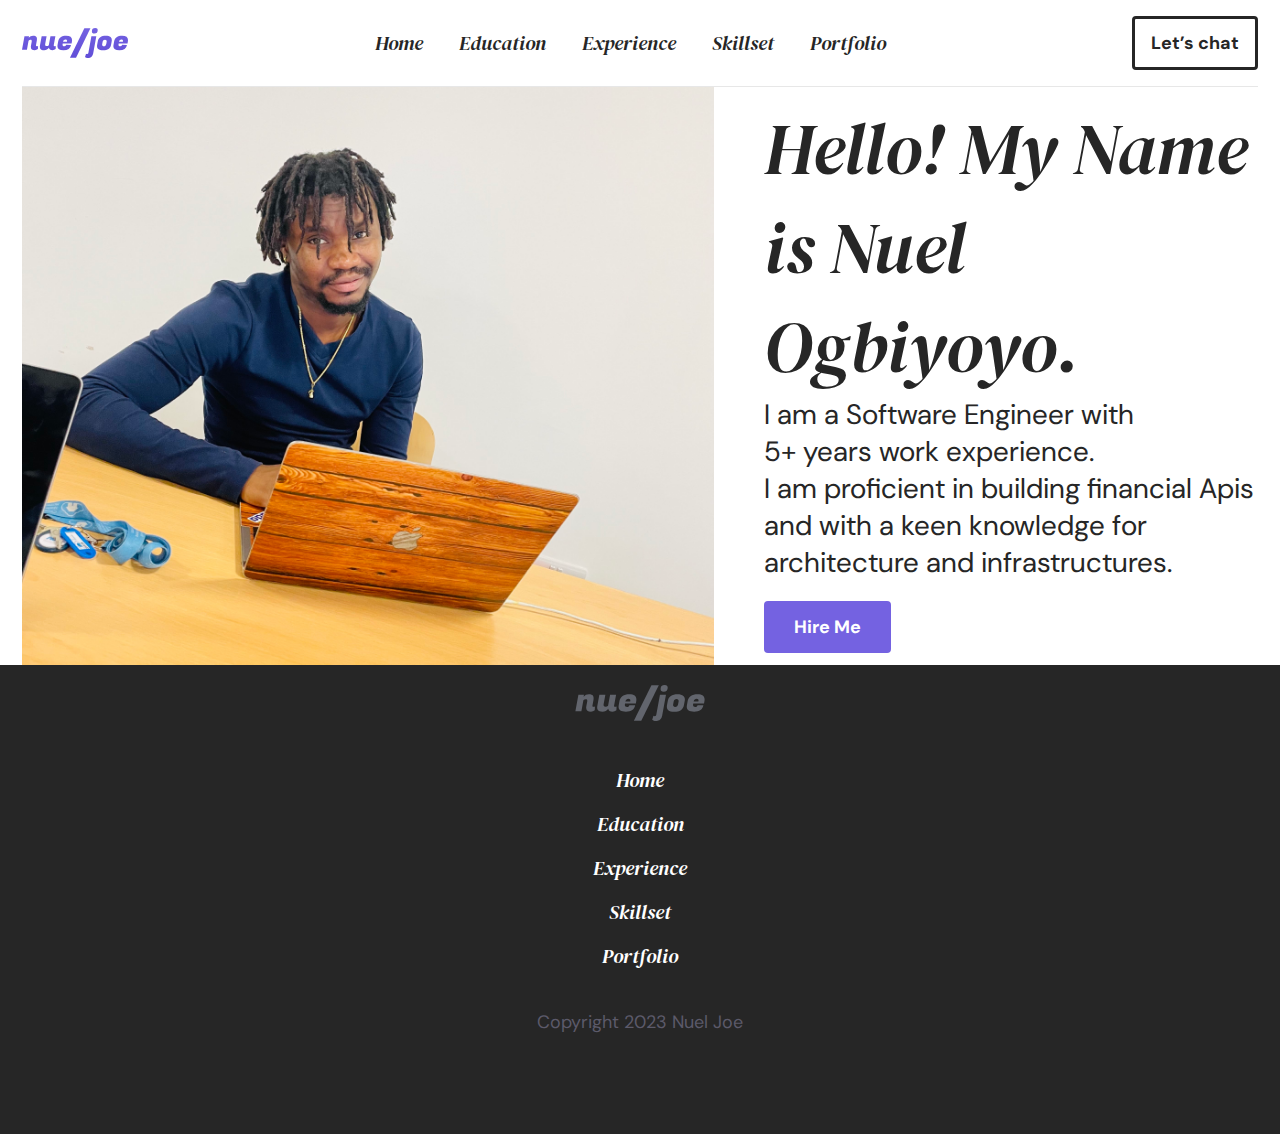
<file: index.html>
<!DOCTYPE html>
<html lang="en">
  <head>
    <meta charset="UTF-8">
    <meta name="viewport" content="width=device-width, initial-scale=1.0">
    <meta http-equiv="X-UA-Compatible" content="ie=edge">
    <title>Freeman Portfolio</title>
    <link rel="stylesheet" href="./style.css">
    <!-- <link rel="stylesheet" href="https://stackpath.bootstrapcdn.com/font-awesome/4.7.0/css/font-awesome.min.css"> -->
    <link rel="icon" href="./assets/favicon.ico" type="image/x-icon">
    <link rel="manifest" href="./manifest.json" />
  </head>
  <body>
    <div class="splash-screen">
        <div class="lds-grid"><div></div><div></div><div></div><div></div><div></div><div></div><div></div><div></div><div></div></div>
    </div>
    <main>
        <section id="navigation" class="navigation">
            <div class="desktop-navigation">
                <img src="./assets/logo-colored.svg" alt="logo" class="colored-logo" />
                <ul>
                    <li><a href="index.html">Home</a></li>
                    <li><a href="/pages/education.html">Education</a></li>
                    <li><a href="/pages/experience.html">Experience</a></li>
                    <li><a href="/pages/skill.html">Skillset</a></li>
                    <li><a href="../pages/portfolio.html">Portfolio</a></li>
                </ul>
                <a href="/pages/contact.html" class="outlined-button">Let’s chat</a>
            </div>
            <div class="mobile-navigation">
                <img src="./assets/logo-colored.svg" alt="logo" class="colored-logo" />
                <button id="menu-toggle"  class="navigation-toggle">
                    <i class="fa fa-bars" aria-hidden="true"></i>
                    <i class="fa fa-times" aria-hidden="true"></i>
                </button>
                <ul>
                    <li><a href="index.html">Home</a></li>
                    <li><a href="/pages/education.html">Education</a></li>
                    <li><a href="/pages/experience.html">Experience</a></li>
                    <li><a href="/pages/skill.html">Skillset</a></li>
                    <li><a href="../pages/portfolio.html">Portfolio</a></li>
                </ul>
                <a href="/pages/contact.html" class="outlined-button">Let’s chat</a>
            </div>
        </section> 
        <section id="home" class="hero">
            <div class="hero-potrait">
                <img src="./assets/freeman.jpg" alt="my-potrait" />
            </div>
            <div class="hero-content">
                <h1>Hello! My Name is Nuel Ogbiyoyo.</h1>
                <p class="body-two">I am a Software Engineer with<br/> 5+ years work experience. <br/>
                     I am proficient in building financial Apis and with a keen knowledge for architecture and infrastructures.</p>
                <a href="" class="filled-button">Hire Me</a>
            </div>
        </section> 
        <section class="footer">
            <img src="./assets/logo-grey.svg" alt="logo" />
            <ul>
                <li><a href="/home">Home</a></li>
                <li><a href="./pages/contact.html">Education</a></li>
                <li><a href="./pages/experience">Experience</a></li>
                <li><a href="./pages/skills">Skillset</a></li>
                <li><a href="../pages/portfolio.html">Portfolio</a></li>
            </ul>
            <p class="body-one">Copyright 2023 Nuel Joe</p>
        </section> 
    </main>
	<script src="script.js"></script>
  </body>
</html>
</file>
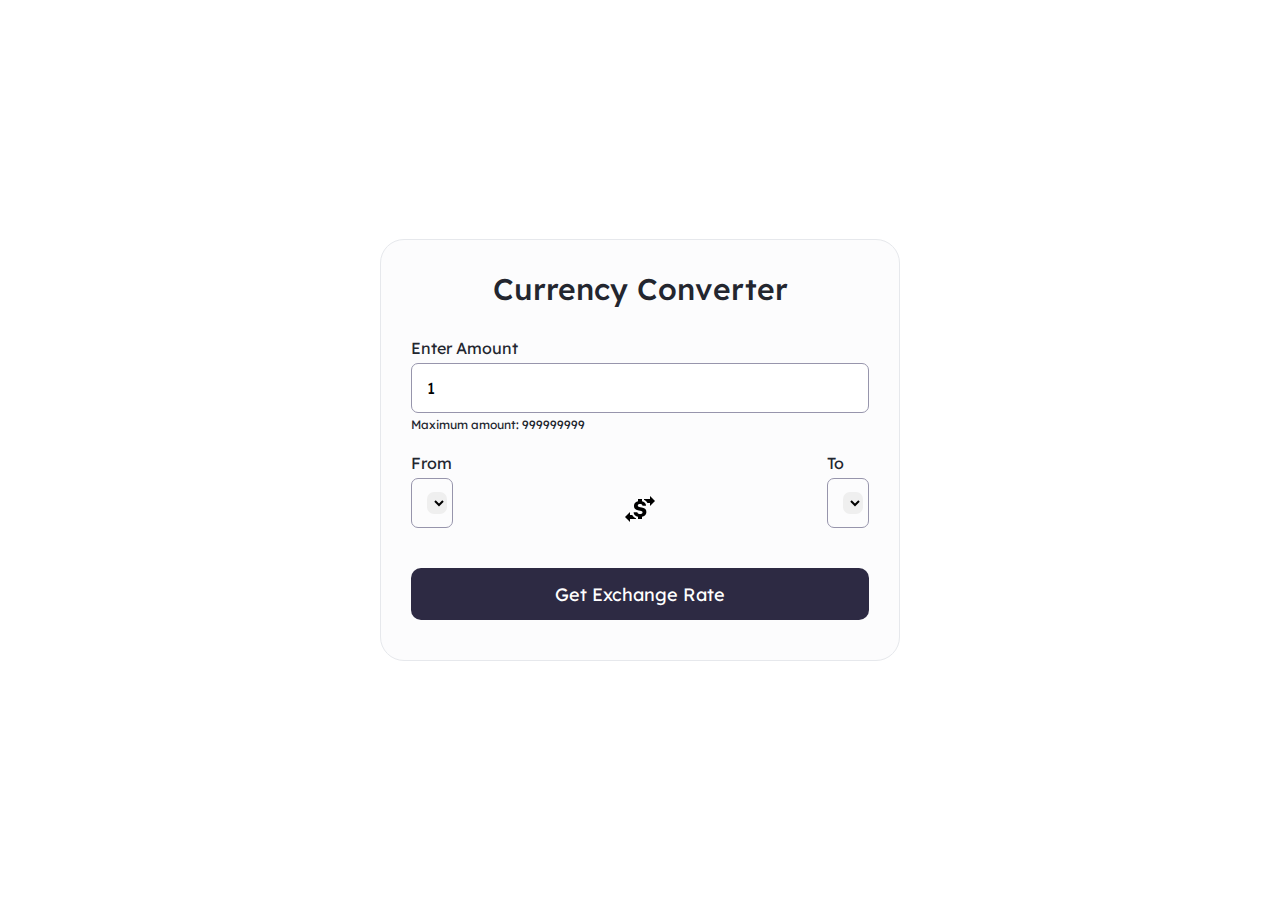
<file: currency/index.html>
<!DOCTYPE html>
<html lang="en">
<head>
    <meta charset="UTF-8">
    <meta http-equiv="X-UA-Compatible" content="IE=edge">
    <meta name="viewport" content="width=device-width, initial-scale=1.0">
    <title>Currency Converter</title>
    <link rel="stylesheet" type="text/css" href="./style.css"/>
    <link rel="preconnect" href="https://fonts.googleapis.com">
<link rel="preconnect" href="https://fonts.gstatic.com" crossorigin>
<link href="https://fonts.googleapis.com/css2?family=Lexend&display=swap" rel="stylesheet">
<link rel="manifest" href="../../manifest.json" />

<body>
    <div class="wrapper">

        <header>
            Currency Converter
        </header>
        <form>
            <div class ="amount">
                <p> Enter Amount</p>
                <input type="number" value="1" placeholder="1" id="amt" min="0" max="999999999"  />
                <span id="error">Maximum amount: 999999999</span>
            </div>
            <div class="country-list">
                <div class="from">
                    <p>From</p>
                    <div class="select-country">
                        <select>  
                     </select>
                    </div>
                    </div>
                    <div class="icon">
                        <img src="./icons8-exchange-30.png" alt="">
                    </div>
                    <div class="to">
                    <p>To</p>
                    <div class="select-country">
                        <select>    
                        </select>
                    </div>
                </div>
                
            </div>
            <div class="current-rate">
                
            </div>
            <div class="rate">
                
            </div>
              <div class="date">
             
            </div>
              <div class="exchange-date">
               
            </div>
    
            <button id="btn">
                Get Exchange Rate
            </button>
        </form>
    </div> 
    <script src="./script.js"></script>
</body>
</html>
</file>
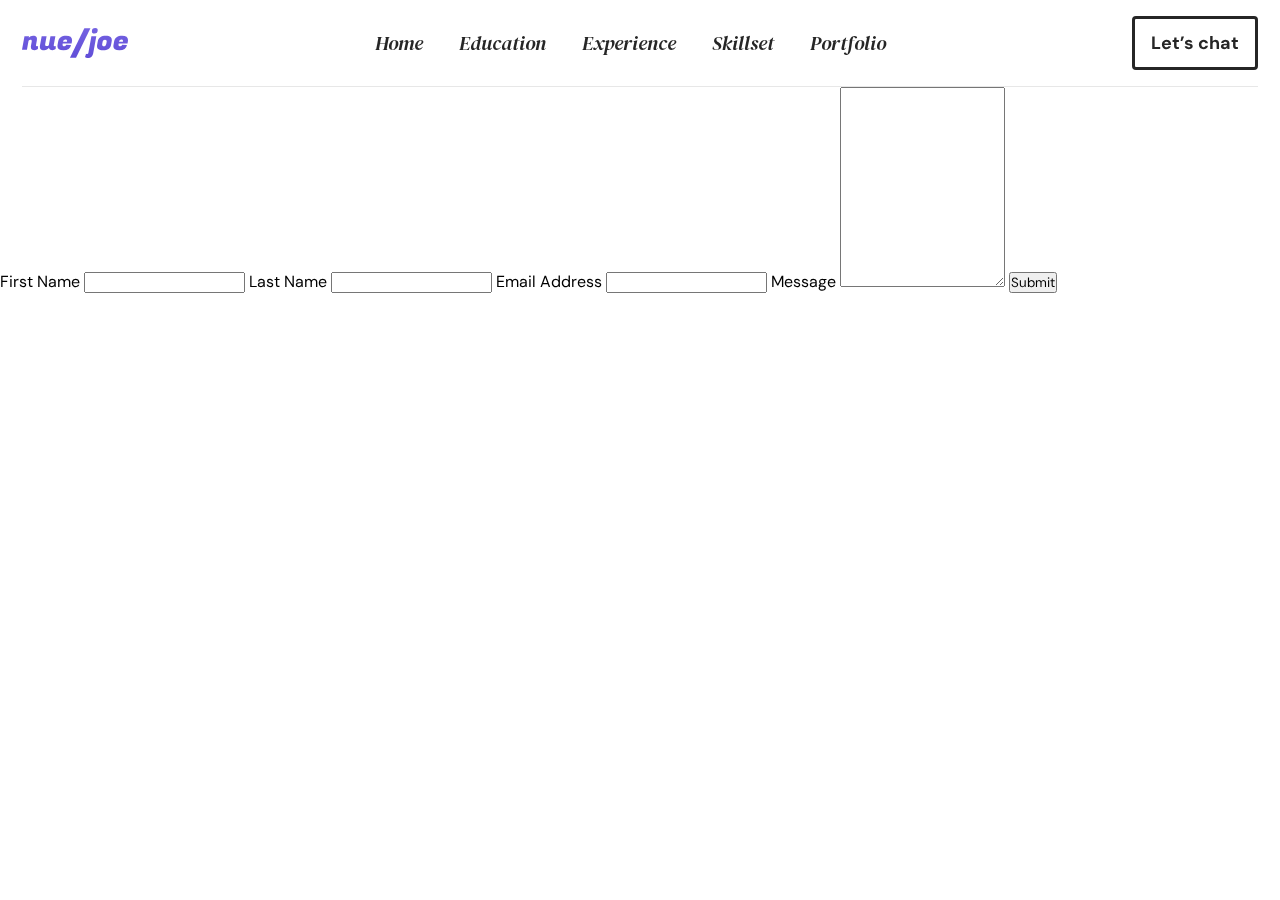
<file: pages/contact.html>
<!DOCTYPE html>
<html lang="en">
<head>
    <meta charset="UTF-8">
    <meta http-equiv="X-UA-Compatible" content="IE=edge">
    <meta name="viewport" content="width=device-width, initial-scale=1.0">
    <title>Contact me</title>
     <link rel="stylesheet" href="../style.css">
     <link rel="manifest" href="../manifest.json" />
</head>
<body >
  <div class="splash-screen">
    <div class="lds-grid"><div></div><div></div><div></div><div></div><div></div><div></div><div></div><div></div><div></div></div>
</div>
<main>
  <section id="navigation" class="navigation">
    <div class="desktop-navigation">
        <img src="../assets/logo-colored.svg" alt="logo" class="colored-logo" />
        <ul>
            <li><a id="home-link" href="../index.html">Home</a></li>
            <li><a href="../pages/education.html">Education</a></li>
            <li><a href="../pages/education.html">Experience</a></li>
            <li><a href="../pages/skill.html">Skillset</a></li>
            <li><a href="../pages/portfolio.html">Portfolio</a></li>

        </ul>
        <a href="../pages/contact.html" class="outlined-button">Let’s chat</a>
    </div>
    <div class="mobile-navigation">
        <img src="../assets/logo-colored.svg" alt="logo" class="colored-logo" />
        <button id="menu-toggle"  class="navigation-toggle">
            <i class="fa fa-bars" aria-hidden="true"></i>
            <i class="fa fa-times" aria-hidden="true"></i>
        </button>
        <ul>
           <li><a id="home-link" href="../index.html">Home</a></li>
           <li><a href="../pages/education.html">Education</a></li>
           <li><a href="../pages/education.html">Experience</a></li>
           <li><a href="../pages/skill.html">Skillset</a></li>
           <li><a href="../pages/portfolio.html">Portfolio</a></li>
        </ul>
        <a href="../pages/contact.html" class="outlined-button">Let’s chat</a>
    </div>
</section> 
</main>
<section id="contact">
  <div class="container">
    <div id="contact-me-form">
  
      <label for="fname">First Name</label>
      <input type="text" id="fname" name="firstname" >
  
      <label for="lname">Last Name</label>
      <input type="text" id="lname" name="lastname" >
  
      <label for="email">Email Address</label>
      <input type="text" id="email" name="lastname" >
  
  
      <label for="subject">Message</label>
      <textarea id="subject" name="subject"  style="height:200px"></textarea>
  
       <button type="submit" id="submit" onclick="validateForm()"> Submit</button> 
  
    </div>
  </div>
</section>
   
<script src="../script.js"></script>
<script>
  var link = document.getElementById("home-link");

// Add an event listener to the link
link.addEventListener("click", function(e) {

  console.log(e)
  // Use the pushState method to add the new URL to the browser's history
  history.pushState({}, "home", "index.html#skills");

  // Use the location.reload method to reload the page with the new URL
  location.reload();
});
</script>
</body>
</html>
</file>
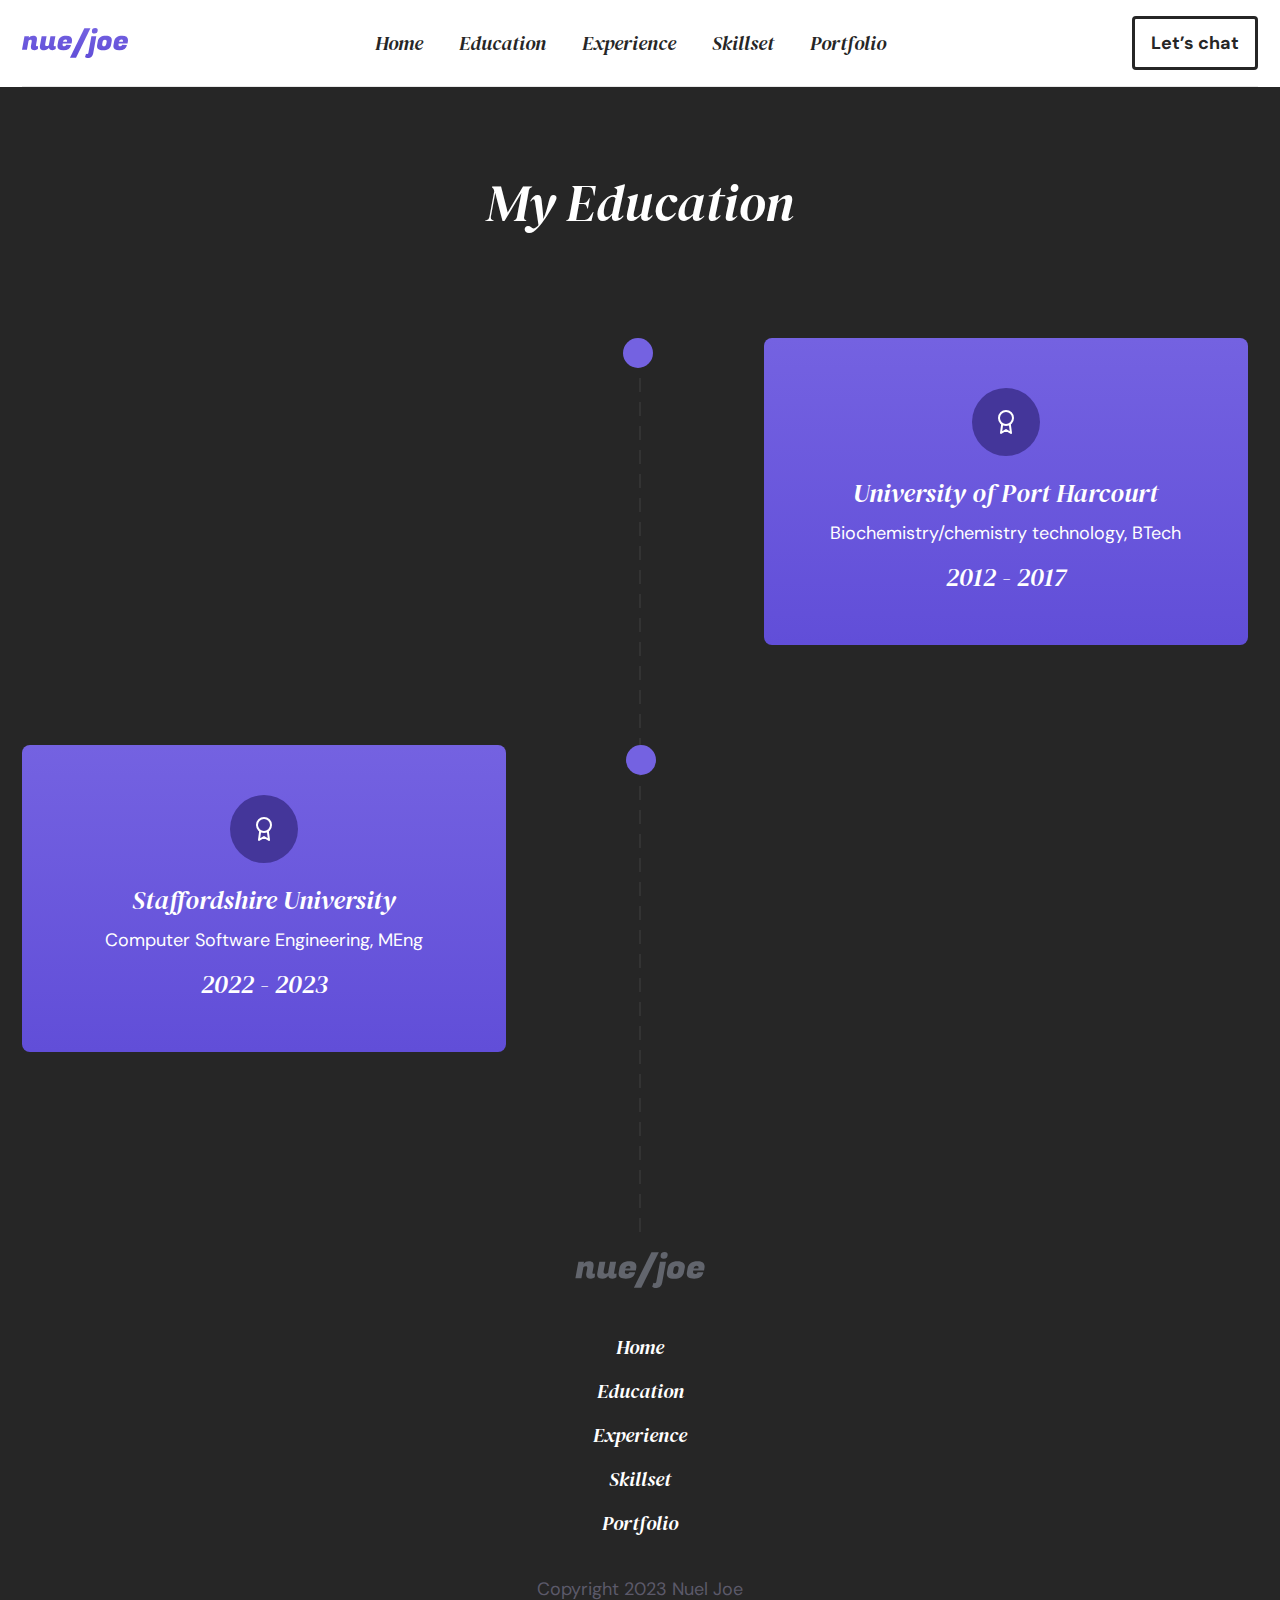
<file: pages/education.html>
<!DOCTYPE html>
<html lang="en">
  <head>
    <meta charset="UTF-8">
    <meta name="viewport" content="width=device-width, initial-scale=1.0">
    <meta http-equiv="X-UA-Compatible" content="ie=edge">
    <title>Education</title>
    <link rel="stylesheet" href="../style.css">
    <!-- <link rel="stylesheet" href="https://stackpath.bootstrapcdn.com/font-awesome/4.7.0/css/font-awesome.min.css"> -->
    <link rel="icon" href="../assets/favicon.ico" type="image/x-icon">
    <link rel="manifest" href="../manifest.json" />
  </head>
  <body>
    <div class="splash-screen">
        <div class="lds-grid"><div></div><div></div><div></div><div></div><div></div><div></div><div></div><div></div><div></div></div>
    </div>
    <main>
        <section id="navigation" class="navigation">
            <div class="desktop-navigation">
                <img src="../assets/logo-colored.svg" alt="logo" class="colored-logo" />
                <ul>
                    <li><a id="home-link" href="../index.html">Home</a></li>
                    <li><a href="../pages/education.html">Education</a></li>
                    <li><a href="../pages/experience.html">Experience</a></li>
                    <li><a href="../pages/skill.html">Skillset</a></li>
                    <li><a href="../pages/portfolio.html">Portfolio</a></li>
                </ul>
                <a href="../pages/contact.html" class="outlined-button">Let’s chat</a>
            </div>
            <div class="mobile-navigation">
                <img src="../assets/logo-colored.svg" alt="logo" class="colored-logo" />
                <button id="menu-toggle"  class="navigation-toggle">
                    <i class="fa fa-bars" aria-hidden="true"></i>
                    <i class="fa fa-times" aria-hidden="true"></i>
                </button>
                <ul>
                    <li><a id="home-link" href="index.html">Home</a></li>
                    <li><a href="../pages/education.html">Education</a></li>
                    <li><a href="../pages/experience.html">Experience</a></li>
                    <li><a href="../pages/skill.html">Skillset</a></li>
                    <li><a href="../pages/portfolio.html">Portfolio</a></li>
                </ul>
                <a href="../pages/contact.html" class="outlined-button">Let’s chat</a>
            </div>
        </section> 
        <section id="education" class="education">
            <h2>My Education</h2>
            <div class="timeline timeline-purple">
                <ul>
                    <li class="timeline-info timeline-right">
                        <img src="../assets/badge-icon.svg" alt="badge-icon"/>
                        <h4>University of Port Harcourt</h4>
                        <p class="body-one">Biochemistry/chemistry technology, BTech</p>
                        <h4>2012 - 2017</h4>
                        <span class="beep beep-purple"></span>
                    </li>
                    <li class="timeline-info timeline-left">
                        <img src="../assets/badge-icon.svg" alt="badge-icon"/>
                        <h4>Staffordshire University</h4>
                        <p class="body-one">Computer Software Engineering, MEng</p>
                        <h4>2022 - 2023</h4>
                        <span class="beep beep-purple"></span>
                    </li>
                    <span class="divider"></span>
                </ul>
            </div>
        </section>    
        <section class="footer">
            <img src="../assets/logo-grey.svg" alt="logo" />
            <ul>
                <li><a id="home-link" href="../index.html">Home</a></li>
                <li><a href="../pages/education.html">Education</a></li>
                <li><a href="../pages/experience.html">Experience</a></li>
                <li><a href="../pages/skill.html">Skillset</a></li>
                <li><a href="../pages/portfolio.html">Portfolio</a></li>
            </ul>
            <p class="body-one">Copyright 2023 Nuel Joe</p>
        </section> 
    </main>
	<script src="../script.js"></script>
  </body>
</html>
</file>
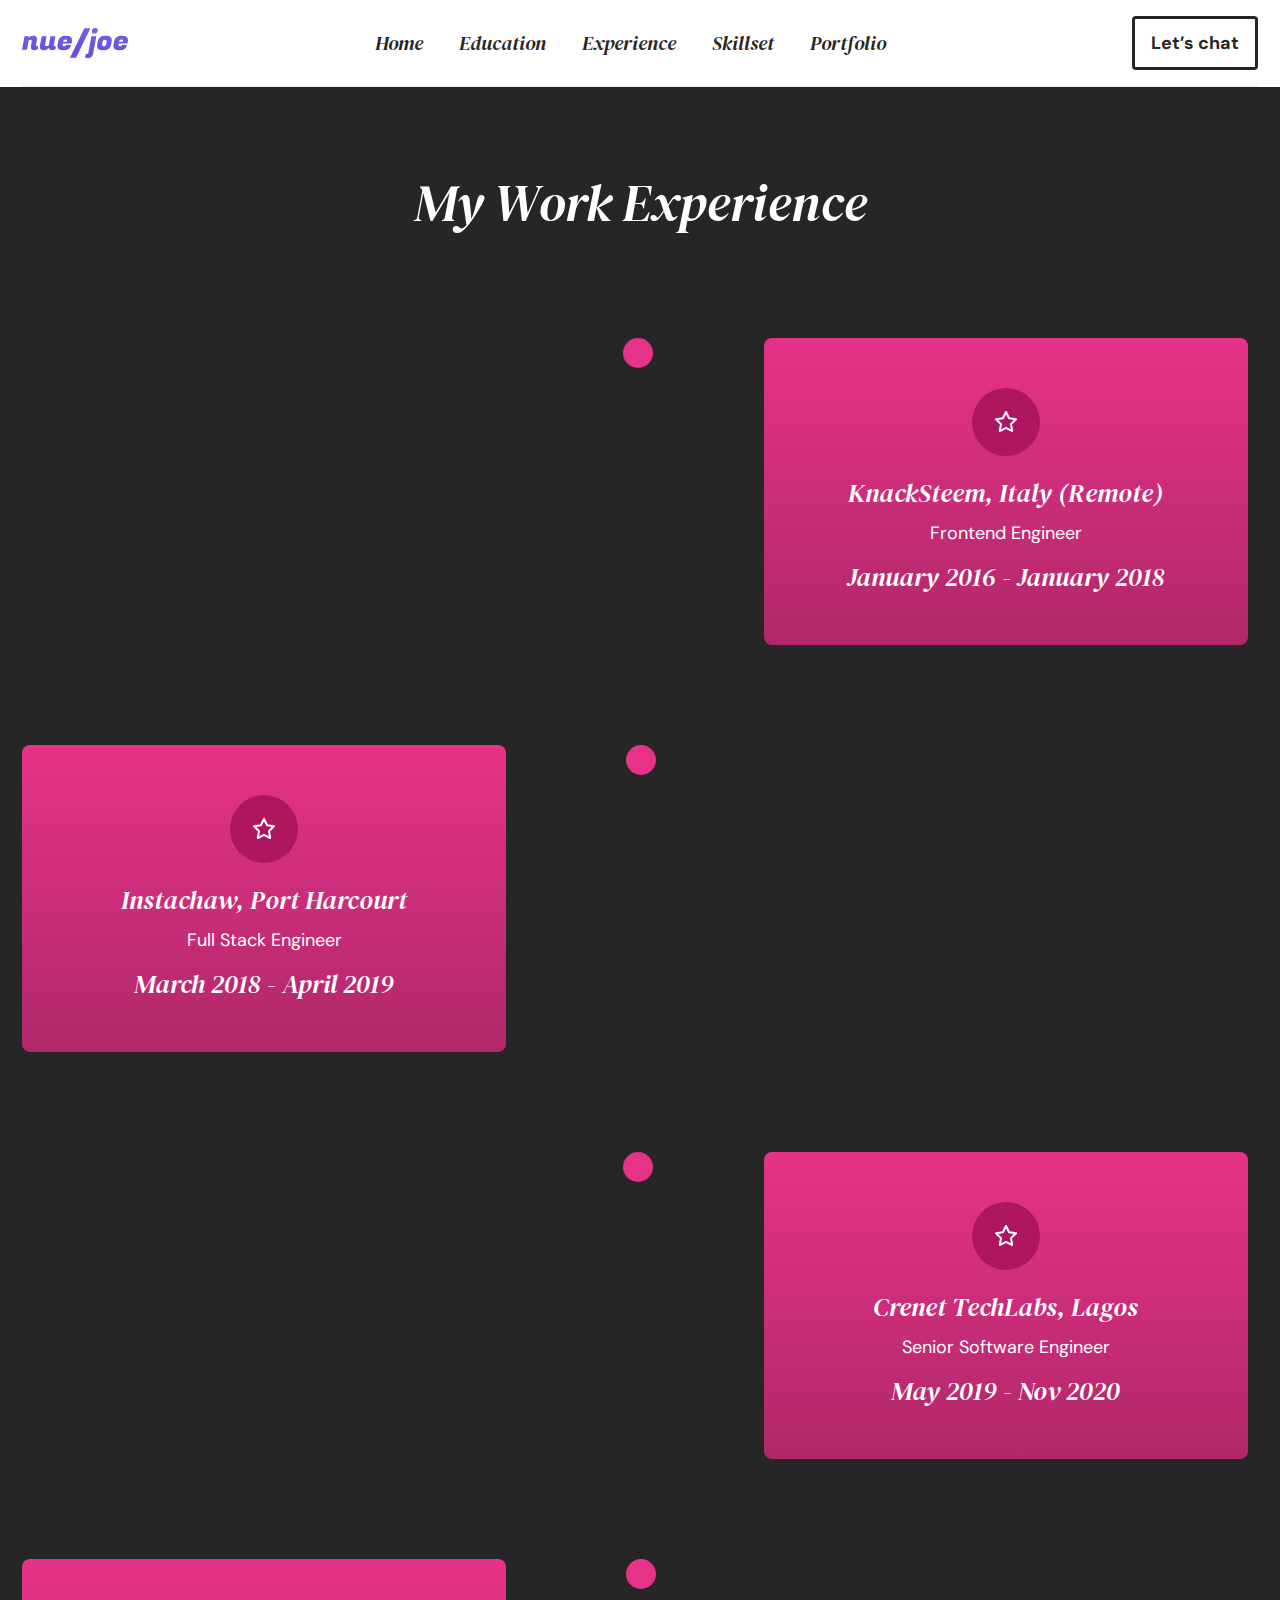
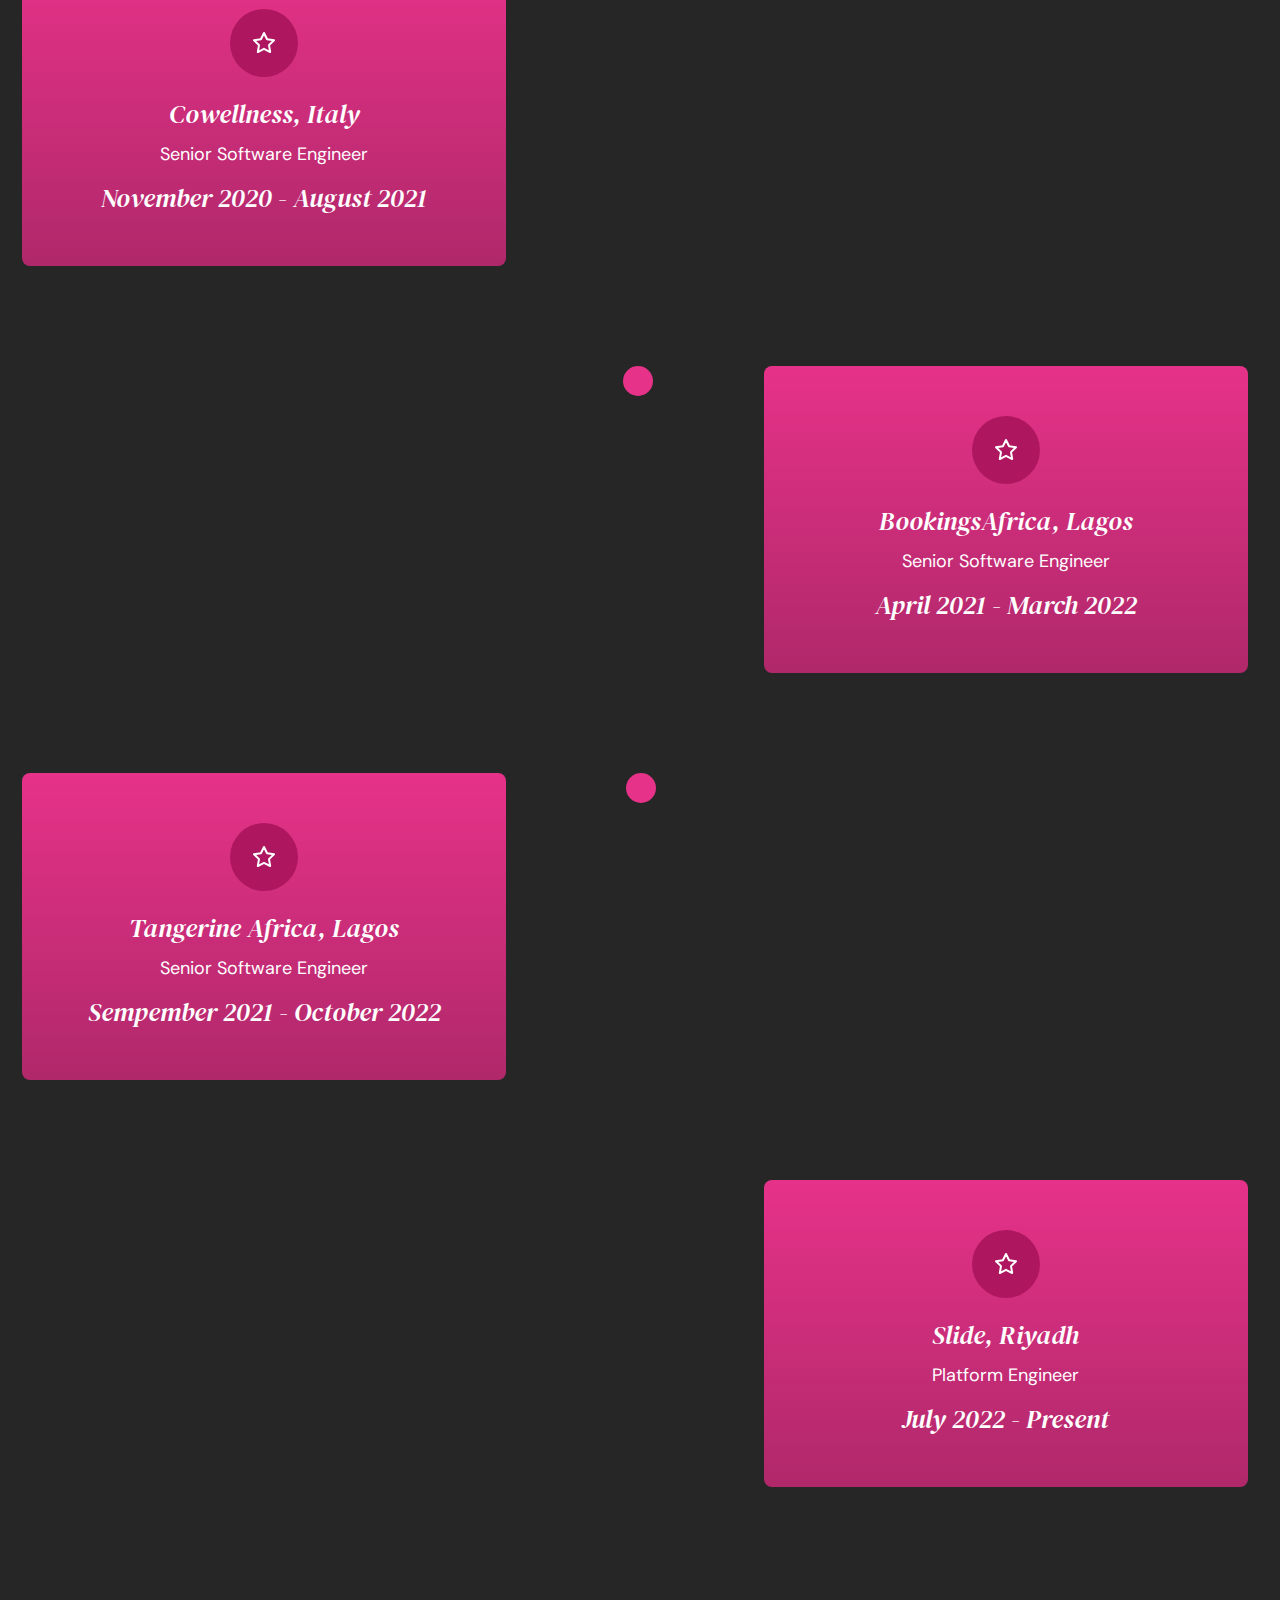
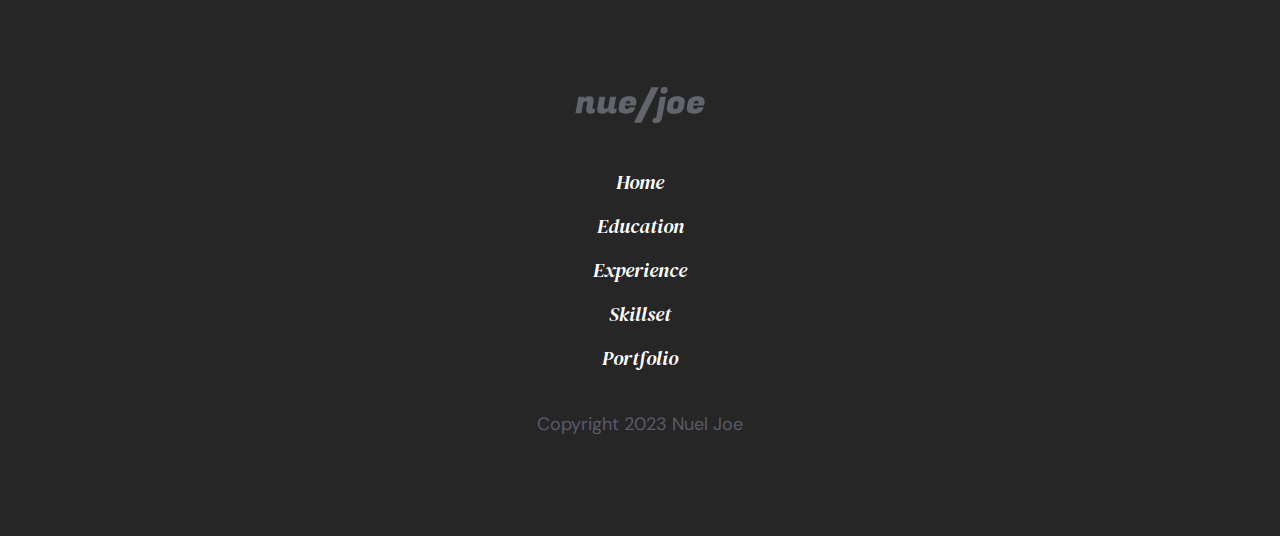
<file: pages/experience.html>
<!DOCTYPE html>
<html lang="en">
  <head>
    <meta charset="UTF-8">
    <meta name="viewport" content="width=device-width, initial-scale=1.0">
    <meta http-equiv="X-UA-Compatible" content="ie=edge">
    <title>Experience</title>
    <link rel="stylesheet" href="../style.css">
    <!-- <link rel="stylesheet" href="https://stackpath.bootstrapcdn.com/font-awesome/4.7.0/css/font-awesome.min.css"> -->
    <link rel="icon" href="../assets/favicon.ico" type="image/x-icon">
    <link rel="manifest" href="../manifest.json" />
  </head>
  <body>
    <div class="splash-screen">
        <div class="lds-grid"><div></div><div></div><div></div><div></div><div></div><div></div><div></div><div></div><div></div></div>
    </div>
    <main>
        <section id="navigation" class="navigation">
            <div class="desktop-navigation">
                <img src="../assets/logo-colored.svg" alt="logo" class="colored-logo" />
                <ul>
                    <li><a id="home-link" href="../index.html">Home</a></li>
                    <li><a href="../pages/education.html">Education</a></li>
                    <li><a href="../pages/experience.html">Experience</a></li>
                    <li><a href="../pages/skill.html">Skillset</a></li>
                    <li><a href="../pages/portfolio.html">Portfolio</a></li>
                </ul>
                <a href="../pages/contact.html" class="outlined-button">Let’s chat</a>
            </div>
            <div class="mobile-navigation">
                <img src="../assets/logo-colored.svg" alt="logo" class="colored-logo" />
                <button id="menu-toggle"  class="navigation-toggle">
                    <i class="fa fa-bars" aria-hidden="true"></i>
                    <i class="fa fa-times" aria-hidden="true"></i>
                </button>
                <ul>
                    <li><a id="home-link" href="../index.html">Home</a></li>
                    <li><a href="../pages/education.html">Education</a></li>
                    <li><a href="../pages/experience.html">Experience</a></li>
                    <li><a href="../pages/skill.html">Skillset</a></li>
                    <li><a href="../pages/portfolio.html">Portfolio</a></li>
                </ul>
                <a href="../pages/contact.html" class="outlined-button">Let’s chat</a>
            </div>
        </section> 
        <section id="experience" class="work-experience">
            <h2>My Work Experience</h2>
            <div class="timeline timeline-pink">
                <ul>
                    <li class="timeline-info timeline-right">
                        <img src="../assets/star-icon.svg" alt="star-icon"/>
                        <h4>KnackSteem, Italy (Remote)</h4>

                        <p class="body-one"> Frontend Engineer</p>
                        <h4>January 2016 - January 2018</h4>
                        <span class="beep beep-pink"></span>
                    </li>
                     <li class="timeline-info timeline-left">
                        <img src="../assets/star-icon.svg" alt="star-icon"/>
                        <h4>Instachaw, Port Harcourt</h4>

                        <p class="body-one"> Full Stack Engineer</p>
                        <h4>March 2018 - April 2019</h4>
                        <span class="beep beep-pink"></span>
                    </li>

                    <li class="timeline-info timeline-right">
                        <img src="../assets/star-icon.svg" alt="star-icon"/>
                        <h4>Crenet TechLabs, Lagos </h4>
                        <p class="body-one">Senior Software Engineer</p>
                        <h4>May 2019 - Nov 2020</h4>
                        <span class="beep beep-pink"></span>
                    </li>
                    <li class="timeline-info timeline-left">
                         <img src="../assets/star-icon.svg" alt="star-icon"/>
                         <h4>Cowellness, Italy  </h4>
                         <p class="body-one">Senior Software Engineer</p>
                         <h4>November 2020 - August 2021</h4>
                         <span class="beep beep-pink"></span>
                     </li>
                    <li class="timeline-info timeline-right">
                        <img src="../assets/star-icon.svg" alt="star-icon"/>
                        <h4>BookingsAfrica, Lagos </h4>
                        <p class="body-one">Senior Software Engineer</p>
                        <h4> April 2021 - March 2022</h4>
                        <span class="beep beep-pink"></span>
                    </li>
                    <li class="timeline-info timeline-left">
                        <img src="../assets/star-icon.svg" alt="star-icon"/>
                        <h4>Tangerine Africa, Lagos </h4>
                        <p class="body-one">Senior Software Engineer</p>
                        <h4> Sempember 2021 - October 2022</h4>
                        <span class="beep beep-pink"></span>
                    </li>
                     <li class="timeline-info timeline-right">
                        <img src="../assets/star-icon.svg" alt="star-icon"/>
                        <h4>Slide, Riyadh </h4>
                        <p class="body-one">Platform Engineer</p>
                        <h4>July 2022 - Present</h4>
                        <span class="b

                    <span class="divider"></span>
                </ul>
            </div>
        </section>
        <section class="footer">
            <img src="../assets/logo-grey.svg" alt="logo" />
            <ul>
                <li><a id="home-link" href="../index.html">Home</a></li>
           <li><a href="../pages/education.html">Education</a></li>
           <li><a href="../pages/experience.html">Experience</a></li>
           <li><a href="../pages/skill.html">Skillset</a></li>
           <li><a href="../pages/portfolio.html">Portfolio</a></li>
            </ul>
            <p class="body-one">Copyright 2023 Nuel Joe</p>
        </section> 
    </main>
	<script src="../script.js"></script>
  </body>
</html>
</file>
<file: style.css>
@import url('https://fonts.googleapis.com/css2?family=DM+Sans&display=swap');
@import url('https://fonts.googleapis.com/css2?family=DM+Serif+Display:ital@0;1&display=swap');


body, * {
    padding: 0;
    margin: 0;
    list-style-type: none;
    text-decoration: none;
    font-family: 'DM Sans', sans-serif;
    box-sizing: border-box;
}


html { scroll-behavior: smooth; }

/* Text Styling */

h1,h2,h3,h4,h5,h6 {
    font-family: 'DM Serif Display', serif;
    font-weight: lighter;
    padding: 0;
    margin: 0;
    position: relative;
    z-index: 10;
}

h1 {
    font-size: 72px;
    font-style: italic;
}

h2 {
    font-size: 52px;
    font-style: italic;
}

h3 {
    font-size: 34px;
}

h4 {
    font-size: 26px;
}

h5 {
    font-size: 20px;
}

p.body-one {
    font-size: 18px;
}

p.body-two {
    font-size: 28px;
}


/* Button Styling */

.outlined-button {
    background: #fff;
    padding:12px 16px;
    font-weight: bold;
    font-size: 18px;
    border-radius: 4px;
    color: #262626;
    display: inline-block;
    border:3px solid #262626;
    transition: all .3s ease;
}

.outlined-button:hover {
    color: #7462E1;
    border-color: #7462E1;
}

.filled-button {
    background: #7462E1;
    padding:14px 30px;
    font-weight: bold;
    font-size: 18px;
    border-radius: 4px;
    color: #fff;
    display: inline-block;
    transition: all .3s ease;
}

.filled-button:hover {
    color: #fff;
    background: #262626;
}

/* Animation Styling */

@keyframes pulse-purple {
    0% {
      box-shadow: 0 0 0 0px #302C4B;
    }
    100% {
      box-shadow: 0 0 0 16px #302C4B;
    }
  }

  @keyframes pulse-pink {
    0% {
      box-shadow: 0 0 0 0px #402934;
    }
    100% {
      box-shadow: 0 0 0 16px #402934;
    }
  }

/* Desktop Navigation Styling */

.fixed-nav #navigation {
    position: fixed;
    width: 100%;
    z-index: 100;
    background: #fff;
}

.desktop-navigation {
    display: flex;
    max-width: 1236px;
    background: #fff;
    margin: 0 auto;
    align-items: center;
    padding: 16px 0;
    justify-content: space-between;
    border-bottom: 1px solid #E7E7E7;
}

.desktop-navigation ul li {
    display: inline-block;
}

.desktop-navigation ul li a {
    color: #262626;
    font-family: 'DM Serif Display', serif;
    font-style: italic;
    padding: 18px 0;
    margin: 0 16px;
    font-size: 20px;
    transition: all .3s ease;
}

.desktop-navigation ul li a:hover {
    color: #7462E1;
}

/* Mobile Navigation Styling */

.mobile-navigation {
    width: 90%;
    background: #fff;
    margin: 0 auto;
    position: relative;
    text-align: center;
    display: none;
    justify-content: space-between;
    padding: 30px 0;
    justify-content: space-between;
    border-bottom: 1px solid #E7E7E7;
}

.mobile-navigation ul {
    position: absolute;
    width: 100%;
    background: #fff;
    border-radius: 0 0 8px 8px;
    padding: 20px 0;
    top: 90px;
    display: none;
}

.mobile-navigation ul li {
    display: block;
    width: 100%;
    margin-top: 10px;
}

.mobile-navigation ul li a {
    color: #262626;
    font-family: 'DM Serif Display', serif;
    padding: 18px 0;
    width: 100%;
    font-style: italic;
    font-weight: lighter;
    font-size: 30px;
    display: block;
    transition: all .3s ease;
}

.mobile-navigation ul li a:hover {
    color: #7462E1;
}

#menu-toggle {
    width: 46px;
    height: 46px;
    border-radius: 4px;
    background: #262626;
    outline: none;
    display: flex;
    align-items: center;
    justify-content: center;
    border: none;
    color: #fff;
    font-size: 28px;
}

#menu-toggle i:nth-child(2) {
    display: none;
}


/* Hero Section Styling */

.hero {
    display: flex;
    align-items: center;
    justify-content: space-between;
    max-width: 1236px;
    background: #fff;
    margin: 0 auto;
    color: #262626;
}

.hero-potrait {
    width: 56%;
    height: 578px;
}

.hero-potrait img {
    width: 100%;
    height: 100%;
    object-fit: cover;
}

.hero-content {
    width: 40%;
}

.hero-content a {
    margin-top: 20px;
}


/* Education Styling */

.education {
    background: #262626;
    color: #fff;
    padding: 80px 0;
    position: relative;
}

.education h2 {
    text-align: center;
}

.timeline {
    max-width: 1236px;
    margin: 100px auto 100px auto;
}

.timeline-info {
    border-radius: 8px;
    text-align: center;
    max-width: 484px;
    padding: 50px 0;
    position: relative;
}

.timeline-purple .timeline-info {
    background: rgb(116,98,225);
background: linear-gradient(180deg, rgba(116,98,225,1) 0%, rgba(97,78,216,1) 100%);
}

.timeline-info h4 {
    font-style: italic;
}

.timeline-info h4 {
    margin-top: 14px;
}

.timeline-info p {
    margin: 10px 0;
}


.timeline-right {
    right: -60%;
    position: relative;
}

.education .timeline .divider {
    position: absolute;
    height: 90%;
    width: 2px;
    margin-left: -1px;
    left: 50%;
    background-image: url("data:image/svg+xml,%3csvg width='100%25' height='100%25' xmlns='http://www.w3.org/2000/svg'%3e%3crect width='100%25' height='100%25' fill='none' stroke='%23333' stroke-width='4' stroke-dasharray='10%2c 14' stroke-dashoffset='100' stroke-linecap='square'/%3e%3c/svg%3e");
    bottom: -14%;
    display: block;
}

.beep{
    width: 30px;
    display: block;
    height: 30px;
    position: absolute;
    border-radius: 100%;
    background: #7462E1;
}

.education .beep {
    animation: pulse-purple 1s infinite;
}

.education .timeline-left {
    margin-top: 100px;
}

.timeline-right .beep {
    left: -29%;
    top: 0;
    z-index: 10;
}

.timeline-left .beep {
    right: -31%;
    top: 0;
    z-index: 10;
}


/* Work Styling */

.work-experience {
    background: #262626;
    color: #fff;
    padding: 80px 0;
    position: relative;
}

.work-experience h2 {
    text-align: center;
}

.timeline {
    max-width: 1236px;
    margin: 100px auto 100px auto;
}

.timeline-info {
    border-radius: 8px;
    text-align: center;
    max-width: 484px;
    padding: 50px 0;
    position: relative;
}

.timeline-pink .timeline-info {
    background: rgb(176,40,106);
background: linear-gradient(0deg, rgba(176,40,106,1) 0%, rgba(230,50,137,1) 100%);
}

.timeline-info h4 {
    font-style: italic;
}

.timeline-info h4 {
    margin-top: 14px;
}

.timeline-info p {
    margin: 10px 0;
}


.timeline-right {
    right: -60%;
    position: relative;
}

.work-experience .timeline .divider {
    position: absolute;
    height: 82%;
    width: 2px;
    margin-left: -1px;
    left: 50%;
    background-image: url("data:image/svg+xml,%3csvg width='100%25' height='100%25' xmlns='http://www.w3.org/2000/svg'%3e%3crect width='100%25' height='100%25' fill='none' stroke='%23333' stroke-width='4' stroke-dasharray='10%2c 14' stroke-dashoffset='100' stroke-linecap='square'/%3e%3c/svg%3e");
    bottom: 0;
    display: block;
}

.work-experience .beep{
    width: 30px;
    display: block;
    height: 30px;
    position: absolute;
    border-radius: 100%;
    background: #E63289;
}

.work-experience .beep {
    animation: pulse-pink 1s infinite;
}

.work-experience .timeline-left {
    margin: 100px 0;
}

.timeline-right .beep {
    left: -29%;
    top: 0;
    z-index: 10;
}

.timeline-left .beep {
    right: -31%;
    top: 0;
    z-index: 10;
}


/* My Skills Styling */

.skills {
    background: #262626;
    color: #fff;
    padding: 80px 0;
    position: relative;
}

.skills h2 {
    text-align: center;
}

.work {
    max-width: 1236px;
    margin: 100px auto 100px auto;
}

.work-info {
    border:3px dashed #383845;
    display: flex;
    align-items: center;
    justify-content: space-between;
    padding: 30px 30px;
    border-radius: 6px;
    margin-top: 80px;
}

.work-content {
    width: 48%;
}

.work-content h4 {
    font-style: italic;
    margin-bottom: 18px;
}

.skills-icon {
    width: 40%;
}

.skills-icon ul {
    display: flex;
    justify-content: space-between;
}

.skills-icon ul li {
    display: inline-block;
    background: #fff;
    width: 150px;
    height: auto;
    padding-top: 10px;
    margin-bottom: 16px;
    border-radius: 6px;
    text-align: center;
    color: #262626;
    line-height: 2.3em;
}

.skills-icon ul li img {
    width: 70px;
}

/* Portfolio Styling */

.portfolio {
    background: #262626;
    color: #fff;
    padding: 20px 0 100px 0;
    position: relative;
}

.portfolio h2 {
    text-align: center;
}

.portfolio a {
    font-size: 22px;
    color: #7462E1;
    font-style: italic;
    font-family: 'DM Serif Display', serif;
    transition: all .3s ease;
}

.portfolio a:hover {
    color: #fff;
}

.portfolio-piece {
    margin: 0 auto;
    max-width: 1236px;
    width: 90%;
    border:3px dashed #383845;
    display: flex;
    align-items: center;
    justify-content: space-between;
    padding: 30px 30px;
    border-radius: 6px;
    margin-top: 80px;
}

.portfolio-content {
    width: 48%;
}

.portfolio h3 {
    font-style: italic;
    margin-bottom: 18px;

}

.skill-text {
    padding-bottom:1px;
}

.portfolio p {
    margin-bottom: 18px;
    line-height: 1.9em;
}

.portfolio-image {
    width: 40%;
}


/* Footer Styling */

.footer {
    background: #262626;
    color: #fff;
    padding: 20px 0 100px 0;
    position: relative;
    text-align: center;
}

.footer ul {
    margin: 40px 0;
}

.footer ul li a {
    color: #fff;
    font-family: 'DM Serif Display', serif;
    font-style: italic;
    padding: 18px 0;
    font-size: 20px;
    transition: all .3s ease;
}

.footer ul li a:hover {
    color: #7462E1;
}

.footer ul li {
    margin: 16px 0;
}

.footer img {
    width: 130px;
}

.footer p {
    margin-top: 30px;
    color: #5C5A6A;
}

/* Splash Screen Styling */

.remove-splash .splash-screen {
    opacity: 0;
    z-index: -10;
}

.splash-screen {
    position: fixed;
    height: 100%;
    width: 100%;
    z-index: 1000;
    transition: all .3s ease;
    transition-delay: 2s;
    background: #262626;
}

.lds-grid {
    display: inline-block;
    position: relative;
    width: 80px;
    height: 80px;
    top: 50%;
    margin-top: -40px;
    left: 50%;
    margin-left: -40px;
  }
  .lds-grid div {
    position: absolute;
    width: 16px;
    height: 16px;
    border-radius: 50%;
    background: #7462E1;
    animation: lds-grid 1.2s linear infinite;
  }
  .lds-grid div:nth-child(1) {
    top: 8px;
    left: 8px;
    animation-delay: 0s;
  }
  .lds-grid div:nth-child(2) {
    top: 8px;
    left: 32px;
    animation-delay: -0.4s;
  }
  .lds-grid div:nth-child(3) {
    top: 8px;
    left: 56px;
    animation-delay: -0.8s;
  }
  .lds-grid div:nth-child(4) {
    top: 32px;
    left: 8px;
    animation-delay: -0.4s;
  }
  .lds-grid div:nth-child(5) {
    top: 32px;
    left: 32px;
    animation-delay: -0.8s;
  }
  .lds-grid div:nth-child(6) {
    top: 32px;
    left: 56px;
    animation-delay: -1.2s;
  }
  .lds-grid div:nth-child(7) {
    top: 56px;
    left: 8px;
    animation-delay: -0.8s;
  }
  .lds-grid div:nth-child(8) {
    top: 56px;
    left: 32px;
    animation-delay: -1.2s;
  }
  .lds-grid div:nth-child(9) {
    top: 56px;
    left: 56px;
    animation-delay: -1.6s;
  }
  @keyframes lds-grid {
    0%, 100% {
      opacity: 1;
    }
    50% {
      opacity: 0.5;
    }
  }

/* Responsive Styling */

@media screen and (max-width:820px) {
    body{
        width: 100vw;
        overflow-x: hidden;
    }
    .desktop-navigation {
        display: none;
    }

    .mobile-navigation {
        display: flex;
    }

    .menu-toggle .mobile-navigation ul {
        display: block;
    }
    
    .menu-toggle .mobile-navigation #menu-toggle i:nth-child(1) {
        display: none;
    }

    .menu-toggle .mobile-navigation #menu-toggle i:nth-child(2) {
        display: block;
    }

    .hero {
        display: flex;
        flex-wrap: wrap;
        padding: 0 40px;
        width: 90%;
        margin: 0 auto;
    }
    
    .hero-potrait {
        width: 100%;
        height: 578px;
        order: 2;
    }

    .hero-content {
        width: 100%;
        order: 1;
        padding: 60px 0;
    }

    .timeline-right {
        right: 0%;
    }

    .timeline-info {
        z-index: 10;
       margin: 20px auto 100px auto;
    }

    .education .timeline .divider {
        position: absolute;
        height: 90%;
        width: 2px;
        margin-left: -1px;
        left: 50%;
        background-image: url("data:image/svg+xml,%3csvg width='100%25' height='100%25' xmlns='http://www.w3.org/2000/svg'%3e%3crect width='100%25' height='100%25' fill='none' stroke='%23333' stroke-width='4' stroke-dasharray='10%2c 14' stroke-dashoffset='100' stroke-linecap='square'/%3e%3c/svg%3e");
        bottom: -14%;
        display: block;
        z-index: 1;
    }
    
    .timeline-right .beep {
        left: 48%;
        top: -58px;
    }

    .timeline-left .beep {
        left: 47%;
        top: -62px;
    }

    .work-experience .timeline-left {
       right: -18%;
    }

    .work-info {
        display: block;
        width: 80%;
        margin: 40px auto;
    }
    
    .work-content {
        width: 100%;
    }
    
    .skills-icon {
        width: 100%;
        margin-top: 30px;
    }

    .skills-icon ul li {
        width: 32%;
    }

    .portfolio-piece {
       display: block;
       width: 80%;
    }
    
    .portfolio-content {
        width: 100%;
    }
    
    .portfolio-image {
        width: 100%;
        margin-top: 50px;
    }

    .portfolio-image img {
        width: 100%;
    }
    
}

@media screen and (max-width:620px) {
    h1 {
        font-size: 52px;
        font-style: italic;
    }
    
    h2 {
        font-size: 42px;
        font-style: italic;
    }
    
    h3 {
        font-size: 30px;
    }
    
    h4 {
        font-size: 24px;
    }
    
    h5 {
        font-size: 18px;
    }
    
    p.body-one {
        font-size: 16px;
    }
    
    p.body-two {
        font-size: 24px;
    }

    .hero {
        padding: 0;
    }

    .work-info {
        width: 90%;
        padding: 30px 16px;
    }

    .work-experience .timeline-left {
        left: 0;
        margin: 40px auto 100px auto;
     }
    
     .timeline-info {
        width: 90%;
     }

     .portfolio-piece {
        width: 90%;
        padding: 30px 18px;
    }
}
</file>
<file: currency/style.css>
* {
  margin: 0;
  padding: 0;
  box-sizing: border-box;
  font-family: "Lexend", sans-serif;
}

body {
  display: flex;
  align-items: center;
  justify-content: center;
  min-height: 100vh;
  color: #23262f;
}
.wrapper {
  background-color: #fcfcfd;
  padding: 30px;
  width: 520px;
  border-radius: 24px;
  border: 1px solid #e6e8ec;
  margin: 10px;
}

.wrapper header {
  font-size: 30px;
  font-weight: 500;
  text-align: center;
}

.wrapper form {
  padding: 30px 0 20px 0;
}

form :where(input, select, button) {
  width: 100%;
  outline: none;
  border: none;
  border-radius: 7px;
}
form p {
  font-size: 16px;
  padding-bottom: 5px;
}

form input {
  height: 50px;
  padding: 0 15px;
  border: 1px solid #9795ac;
  font-size: 16px;
}
form input:focus {
  border: 1px solid #070315;
}
form span {
  font-size: 12px;
}
form .country-list {
  display: flex;
  align-items: center;
  justify-content: space-between;
  margin-top: 20px;
}

.country-list .select-country {
  margin-top: 0px;
  display: flex;
  padding: 10px;
  height: 50px;
  align-items: center;
  border: 1px solid #9795ac;
  border-radius: 7px;
}
.select-country select {
  width: auto;
  font-size: 16px;
  margin: 0 -5px 0 5px;
}
.select-country img {
  max-width: 40px;
}

form .rate {
  margin: 30px 0 40px;
  font-size: 16px;
}
form .date {
  margin: 30px 0 40px;
  font-size: 16px;
}
form .exchange-date {
  margin: 30px 0 40px;
  font-size: 16px;
}
form .current-rate {
  margin: 30px 0 40px;
  font-size: 16px;
}

.country-list .icon {
  margin-top: 40px;
  cursor: pointer;
}

form button {
  height: 52px;
  color: #fff;
  background: #2d2a43;
  cursor: pointer;
  font-size: 18px;
  border-radius: 10px;
  margin-bottom: -10px;
}
button:disabled,
button[disabled] {
  opacity: 0.75;
  cursor: not-allowed !important;
}
</file>
